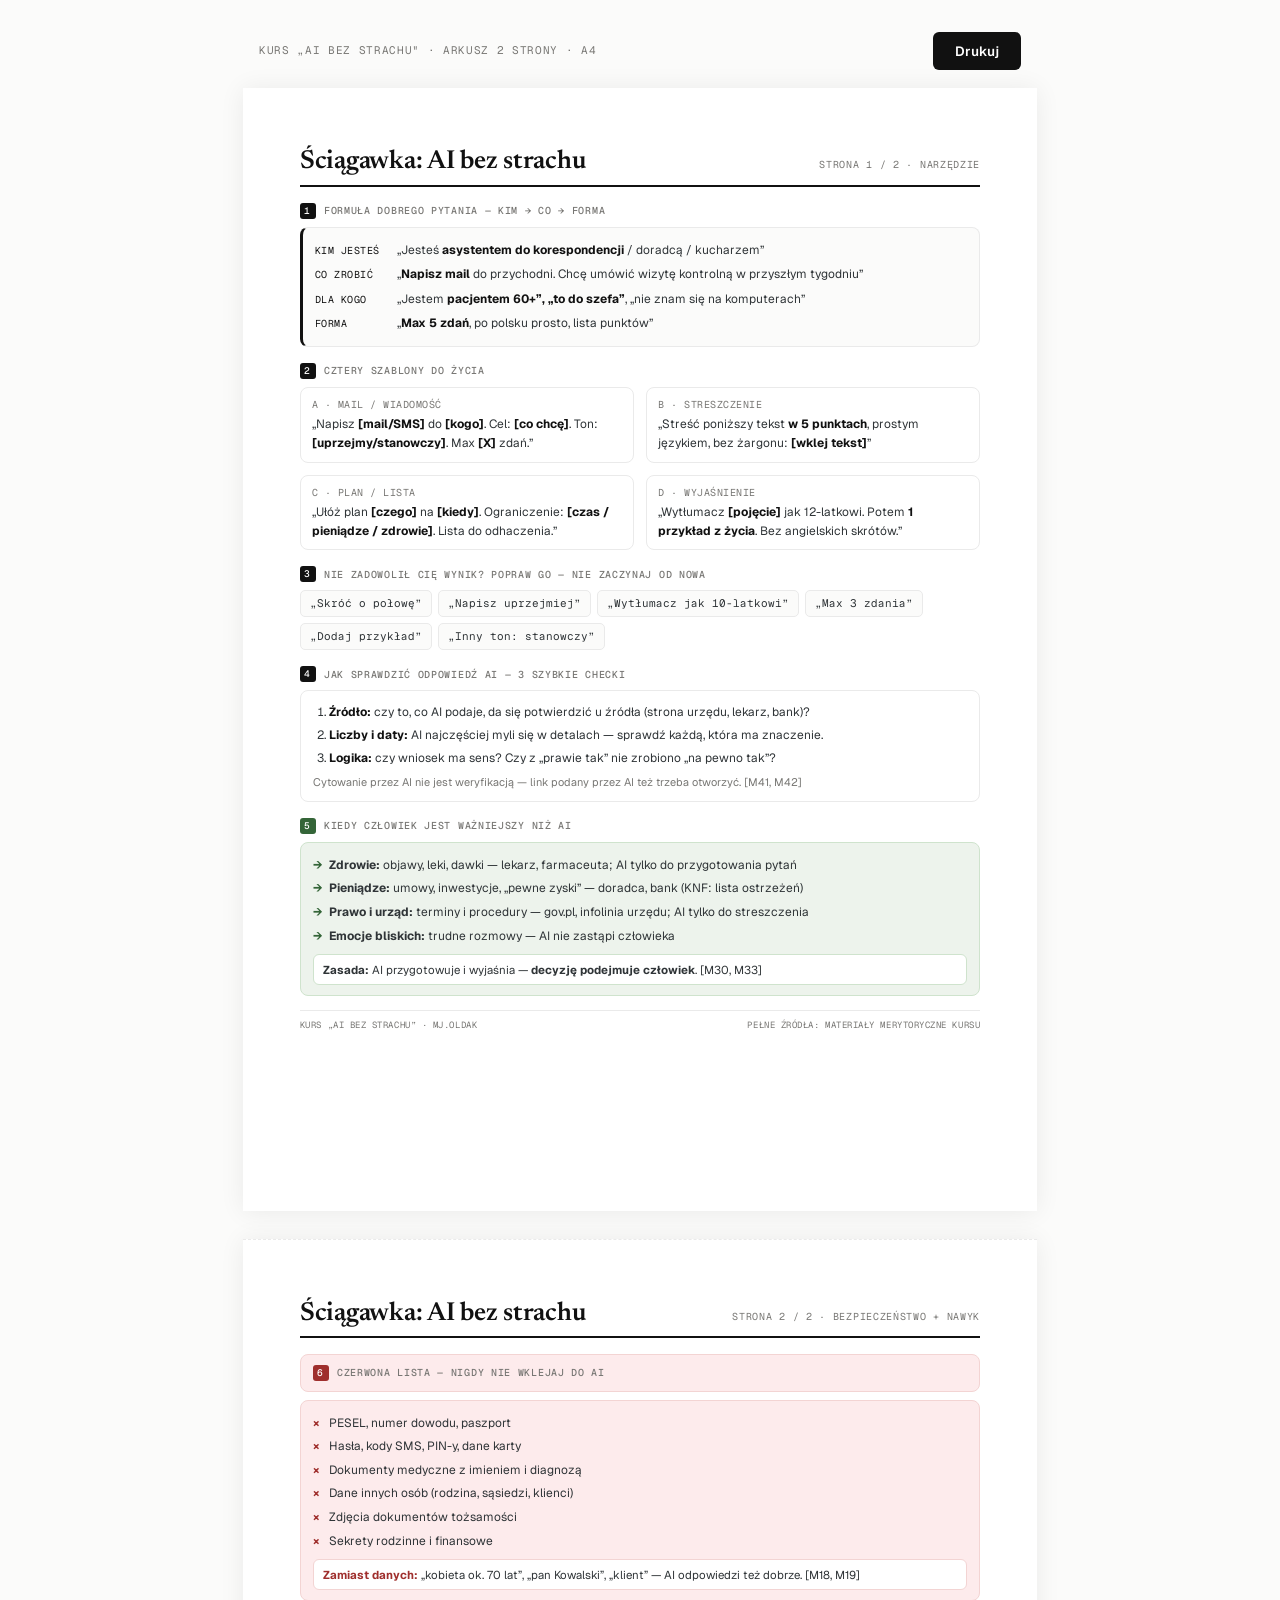
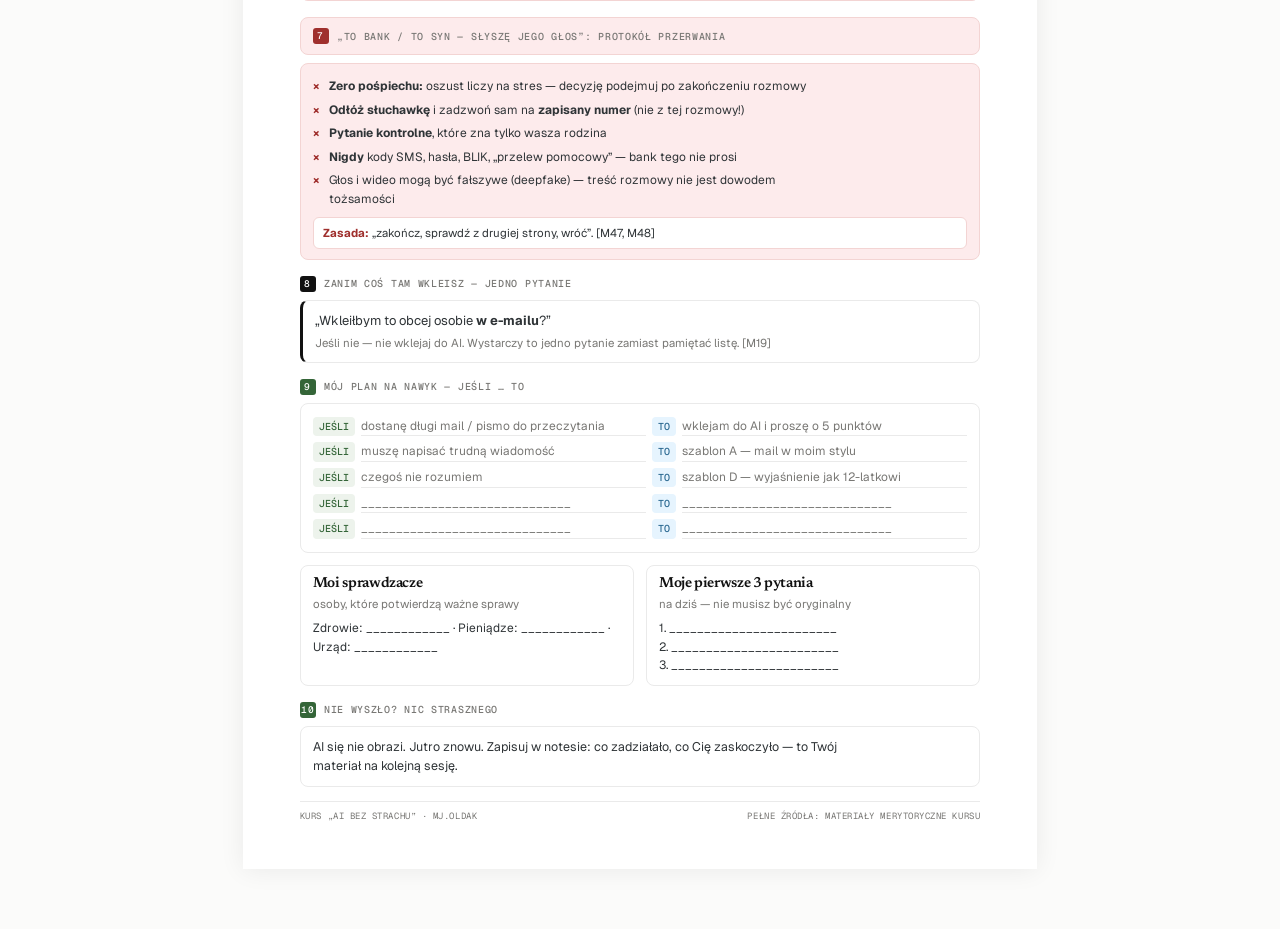
<file: 40-plus/sciaga-A4/index.html>
<!DOCTYPE html>
<html lang="pl">
<head>
<meta charset="UTF-8">
<meta name="viewport" content="width=device-width, initial-scale=1.0">
<title>Ściągawka — AI bez strachu</title>
<link rel="preconnect" href="https://fonts.googleapis.com">
<link rel="preconnect" href="https://fonts.gstatic.com" crossorigin>
<link href="https://fonts.googleapis.com/css2?family=Newsreader:opsz,wght@6..72,500;6..72,600&family=Geist:wght@400;500;600;700&family=Geist+Mono:wght@400;500&display=swap" rel="stylesheet">
<link rel="stylesheet" href="assets/design-system.css">
<style>
  :root {
    --ink: #2f3437; --ink-strong: #111111; --muted: #787774;
    --canvas: #fbfbfa; --white: #ffffff; --line: #eaeaea;
    --accent: #9f2f2d; --accent-soft: #fdebec;
    --green-ink: #346538; --green-soft: #edf3ec;
    --sans: 'Geist', 'Helvetica Neue', -apple-system, system-ui, sans-serif;
    --serif: 'Newsreader', Georgia, serif;
    --mono: 'Geist Mono', 'SF Mono', Menlo, monospace;
  }
  * { box-sizing: border-box; margin: 0; padding: 0; }
  body {
    font-family: var(--sans); background: var(--white); color: var(--ink);
    line-height: 1.55; font-size: 15px; -webkit-font-smoothing: antialiased;
  }
  /* ====== ARKUSZ A4 (dwie strony: przód/tył) ====== */
  .sheet {
    width: 210mm; min-height: 297mm; margin: 0 auto;
    padding: 16mm 15mm 12mm;
    background: var(--white);
  }
  .sheet + .sheet { border-top: 1px dashed var(--line); }
  @media screen {
    body { background: var(--canvas); padding: 32px 0; }
    .sheet { box-shadow: 0 1px 24px rgba(0,0,0,.07); margin-bottom: 28px; }
  }
  @media print {
    body { background: var(--white); padding: 0; }
    .sheet { box-shadow: none; margin: 0; width: auto; min-height: auto; padding: 14mm 13mm; }
    .sheet + .sheet { border-top: none; page-break-before: always; }
    .no-print { display: none !important; }
    * { -webkit-print-color-adjust: exact; print-color-adjust: exact; }
  }

  /* ====== NAGŁÓWEK ====== */
  .head { display: flex; justify-content: space-between; align-items: baseline; border-bottom: 2px solid var(--ink-strong); padding-bottom: 8px; margin-bottom: 14px; }
  .head h1 { font-family: var(--serif); font-weight: 600; font-size: 26px; color: var(--ink-strong); letter-spacing: -0.01em; }
  .head .tag { font-family: var(--mono); font-size: 10px; text-transform: uppercase; letter-spacing: .07em; color: var(--muted); }

  /* ====== KICKER / SEKCJE ====== */
  .kicker { font-family: var(--mono); font-size: 10px; font-weight: 500; text-transform: uppercase; letter-spacing: .07em; color: var(--muted); margin: 16px 0 8px; display: flex; align-items: center; gap: 8px; }
  .kicker .n { display: inline-block; width: 16px; height: 16px; line-height: 16px; text-align: center; background: var(--ink-strong); color: #fff; border-radius: 3px; font-size: 9.5px; }
  .kicker.red .n { background: var(--accent); }
  .kicker.green .n { background: var(--green-ink); }

  .grid2 { display: grid; grid-template-columns: 1fr 1fr; gap: 12px; }

  .block { border: 1px solid var(--line); border-radius: 8px; padding: 10px 12px; }
  .block h3 { font-family: var(--serif); font-size: 14.5px; font-weight: 600; color: var(--ink-strong); margin-bottom: 4px; }
  .block .sub { font-size: 11.5px; color: var(--muted); margin-bottom: 6px; }
  .block p, .block li { font-size: 12px; }

  /* formuła */
  .formula { border: 1px solid var(--line); border-left: 3px solid var(--ink-strong); border-radius: 8px; padding: 10px 12px; background: var(--canvas); }
  .formula .row { display: flex; gap: 8px; align-items: baseline; padding: 3px 0; }
  .formula .lbl { font-family: var(--mono); font-size: 10px; text-transform: uppercase; letter-spacing: .05em; color: var(--ink-strong); min-width: 74px; }
  .formula .ex { font-size: 12px; color: var(--ink); }
  .formula .ex b { color: var(--ink-strong); }

  /* szablony */
  .tpl { border: 1px solid var(--line); border-radius: 8px; padding: 9px 11px; }
  .tpl .tname { font-family: var(--mono); font-size: 10px; text-transform: uppercase; letter-spacing: .05em; color: var(--muted); margin-bottom: 3px; }
  .tpl p { font-size: 12px; color: var(--ink); }
  .tpl p b { color: var(--ink-strong); }

  /* iteracja */
  .iter { display: flex; gap: 6px; flex-wrap: wrap; }
  .iter span { font-family: var(--mono); font-size: 11px; border: 1px solid var(--line); border-radius: 5px; padding: 4px 9px; background: var(--canvas); }

  /* czerwona lista */
  .red { background: var(--accent-soft); border: 1px solid #f3d4d3; border-radius: 8px; padding: 10px 12px; }
  .red h3 { font-family: var(--serif); font-size: 14.5px; font-weight: 600; color: var(--accent); margin-bottom: 5px; }
  .red ul { list-style: none; }
  .red li { font-size: 12px; padding: 2.5px 0 2.5px 16px; position: relative; }
  .red li::before { content: "×"; position: absolute; left: 0; color: var(--accent); font-weight: 700; }
  .red .swap { margin-top: 6px; font-size: 11.5px; background: var(--white); border-radius: 6px; padding: 6px 9px; border: 1px solid #f3d4d3; }
  .red .swap b { color: var(--accent); }

  /* człowiek > AI */
  .human { background: var(--green-soft); border: 1px solid #cfe3cd; border-radius: 8px; padding: 10px 12px; }
  .human h3 { font-family: var(--serif); font-size: 14.5px; font-weight: 600; color: var(--green-ink); margin-bottom: 5px; }
  .human ul { list-style: none; }
  .human li { font-size: 12px; padding: 2.5px 0 2.5px 16px; position: relative; }
  .human li::before { content: "→"; position: absolute; left: 0; color: var(--green-ink); font-weight: 700; }
  .human .rule { margin-top: 6px; font-size: 11.5px; background: var(--white); border-radius: 6px; padding: 6px 9px; border: 1px solid #cfe3cd; }

  /* krok po kroku: 3-check */
  .check { border: 1px solid var(--line); border-radius: 8px; padding: 10px 12px; }
  .check ol { margin-left: 16px; }
  .check li { font-size: 12px; padding: 2px 0; }
  .check li b { color: var(--ink-strong); }
  .check .note { font-size: 11px; color: var(--muted); margin-top: 5px; }

  /* JEŚLI-TO */
  .ift { border: 1px solid var(--line); border-radius: 8px; padding: 10px 12px; }
  .ift .line { display: flex; gap: 6px; align-items: baseline; padding: 3px 0; font-size: 12px; }
  .ift .if { font-family: var(--mono); font-size: 10px; font-weight: 500; color: var(--green-ink); background: var(--green-soft); border-radius: 4px; padding: 2px 6px; white-space: nowrap; }
  .ift .to { font-family: var(--mono); font-size: 10px; font-weight: 500; color: var(--blue-ink); background: var(--blue-soft); border-radius: 4px; padding: 2px 6px; white-space: nowrap; }
  .ift .blank { color: var(--muted); border-bottom: 1px solid var(--line); flex: 1; min-height: 15px; }

  .foot { margin-top: 14px; padding-top: 8px; border-top: 1px solid var(--line); display: flex; justify-content: space-between; font-family: var(--mono); font-size: 9px; text-transform: uppercase; letter-spacing: .06em; color: var(--muted); }

  @media (max-width: 760px) {
    .sheet { width: auto; min-height: auto; padding: 20px 16px; }
    .grid2 { grid-template-columns: 1fr; }
  }
</style>
</head>
<body>

<div class="no-print" style="max-width:210mm;margin:0 auto 18px;padding:0 16px;display:flex;justify-content:space-between;align-items:center;gap:12px;flex-wrap:wrap;">
  <span style="font-family:var(--mono);font-size:11px;letter-spacing:.06em;text-transform:uppercase;color:var(--muted);">Kurs „AI bez strachu" · arkusz 2 strony · A4</span>
  <button onclick="window.print()" style="background:#111;color:#fff;border:none;border-radius:6px;padding:10px 22px;font-family:inherit;font-size:13.5px;font-weight:600;cursor:pointer;">Drukuj</button>
</div>

<!-- ==================== STRONA 1: NARZĘDZIE ==================== -->
<section class="sheet">
  <div class="head">
    <h1>Ściągawka: AI bez strachu</h1>
    <span class="tag">Strona 1 / 2 · narzędzie</span>
  </div>

  <div class="kicker"><span class="n">1</span>Formuła dobrego pytania — KIM → CO → FORMA</div>
  <div class="formula">
    <div class="row"><span class="lbl">KIM JESTEŚ</span><span class="ex">„Jesteś <b>asystentem do korespondencji</b> / doradcą / kucharzem”</span></div>
    <div class="row"><span class="lbl">CO ZROBIĆ</span><span class="ex">„<b>Napisz mail</b> do przychodni. Chcę umówić wizytę kontrolną w przyszłym tygodniu”</span></div>
    <div class="row"><span class="lbl">DLA KOGO</span><span class="ex">„Jestem <b>pacjentem 60+”, „to do szefa”</b>, „nie znam się na komputerach”</span></div>
    <div class="row"><span class="lbl">FORMA</span><span class="ex">„<b>Max 5 zdań</b>, po polsku prosto, lista punktów”</span></div>
  </div>

  <div class="kicker"><span class="n">2</span>Cztery szablony do życia</div>
  <div class="grid2">
    <div class="tpl"><div class="tname">A · Mail / wiadomość</div><p>„Napisz <b>[mail/SMS]</b> do <b>[kogo]</b>. Cel: <b>[co chcę]</b>. Ton: <b>[uprzejmy/stanowczy]</b>. Max <b>[X]</b> zdań.”</p></div>
    <div class="tpl"><div class="tname">B · Streszczenie</div><p>„Streść poniższy tekst <b>w 5 punktach</b>, prostym językiem, bez żargonu: <b>[wklej tekst]</b>”</p></div>
    <div class="tpl"><div class="tname">C · Plan / lista</div><p>„Ułóż plan <b>[czego]</b> na <b>[kiedy]</b>. Ograniczenie: <b>[czas / pieniądze / zdrowie]</b>. Lista do odhaczenia.”</p></div>
    <div class="tpl"><div class="tname">D · Wyjaśnienie</div><p>„Wytłumacz <b>[pojęcie]</b> jak 12-latkowi. Potem <b>1 przykład z życia</b>. Bez angielskich skrótów.”</p></div>
  </div>

  <div class="kicker"><span class="n">3</span>Nie zadowolił Cię wynik? Popraw go — nie zaczynaj od nowa</div>
  <div class="iter">
    <span>„Skróć o połowę”</span>
    <span>„Napisz uprzejmiej”</span>
    <span>„Wytłumacz jak 10-latkowi”</span>
    <span>„Max 3 zdania”</span>
    <span>„Dodaj przykład”</span>
    <span>„Inny ton: stanowczy”</span>
  </div>

  <div class="kicker"><span class="n">4</span>Jak sprawdzić odpowiedź AI — 3 szybkie checki</div>
  <div class="check">
    <ol>
      <li><b>Źródło:</b> czy to, co AI podaje, da się potwierdzić u źródła (strona urzędu, lekarz, bank)?</li>
      <li><b>Liczby i daty:</b> AI najczęściej myli się w detalach — sprawdź każdą, która ma znaczenie.</li>
      <li><b>Logika:</b> czy wniosek ma sens? Czy z „prawie tak” nie zrobiono „na pewno tak”?</li>
    </ol>
    <div class="note">Cytowanie przez AI nie jest weryfikacją — link podany przez AI też trzeba otworzyć. [M41, M42]</div>
  </div>

  <div class="kicker green"><span class="n">5</span>Kiedy człowiek jest ważniejszy niż AI</div>
  <div class="human">
    <ul>
      <li><b>Zdrowie:</b> objawy, leki, dawki — lekarz, farmaceuta; AI tylko do przygotowania pytań</li>
      <li><b>Pieniądze:</b> umowy, inwestycje, „pewne zyski” — doradca, bank (KNF: lista ostrzeżeń)</li>
      <li><b>Prawo i urząd:</b> terminy i procedury — gov.pl, infolinia urzędu; AI tylko do streszczenia</li>
      <li><b>Emocje bliskich:</b> trudne rozmowy — AI nie zastąpi człowieka</li>
    </ul>
    <div class="rule"><b>Zasada:</b> AI przygotowuje i wyjaśnia — <b>decyzję podejmuje człowiek</b>. [M30, M33]</div>
  </div>

  <div class="foot"><span>Kurs „AI bez strachu” · MJ.OLDAK</span><span>Pełne źródła: materiały merytoryczne kursu</span></div>
</section>

<!-- ==================== STRONA 2: BEZPIECZEŃSTWO + NAWYK ==================== -->
<section class="sheet">
  <div class="head">
    <h1>Ściągawka: AI bez strachu</h1>
    <span class="tag">Strona 2 / 2 · bezpieczeństwo + nawyk</span>
  </div>

  <div class="kicker red"><span class="n">6</span>Czerwona lista — nigdy nie wklejaj do AI</div>
  <div class="red">
    <ul>
      <li>PESEL, numer dowodu, paszport</li>
      <li>Hasła, kody SMS, PIN-y, dane karty</li>
      <li>Dokumenty medyczne z imieniem i diagnozą</li>
      <li>Dane innych osób (rodzina, sąsiedzi, klienci)</li>
      <li>Zdjęcia dokumentów tożsamości</li>
      <li>Sekrety rodzinne i finansowe</li>
    </ul>
    <div class="swap"><b>Zamiast danych:</b> „kobieta ok. 70 lat”, „pan Kowalski”, „klient” — AI odpowiedzi też dobrze. [M18, M19]</div>
  </div>

  <div class="kicker red"><span class="n">7</span>„To bank / to syn — słyszę jego głos”: protokół przerwania</div>
  <div class="red">
    <ul>
      <li><b>Zero pośpiechu:</b> oszust liczy na stres — decyzję podejmuj po zakończeniu rozmowy</li>
      <li><b>Odłóż słuchawkę</b> i zadzwoń sam na <b>zapisany numer</b> (nie z tej rozmowy!)</li>
      <li><b>Pytanie kontrolne</b>, które zna tylko wasza rodzina</li>
      <li><b>Nigdy</b> kody SMS, hasła, BLIK, „przelew pomocowy” — bank tego nie prosi</li>
      <li>Głos i wideo mogą być fałszywe (deepfake) — treść rozmowy nie jest dowodem tożsamości</li>
    </ul>
    <div class="swap"><b>Zasada:</b> „zakończ, sprawdź z drugiej strony, wróć”. [M47, M48]</div>
  </div>

  <div class="kicker"><span class="n">8</span>Zanim coś tam wkleisz — jedno pytanie</div>
  <div class="block" style="border-left:3px solid var(--ink-strong);">
    <p style="font-size:13px;">„Wkleiłbym to obcej osobie <b>w e-mailu</b>?”</p>
    <p style="font-size:11.5px;color:var(--muted);margin-top:3px;">Jeśli nie — nie wklejaj do AI. Wystarczy to jedno pytanie zamiast pamiętać listę. [M19]</p>
  </div>

  <div class="kicker green"><span class="n">9</span>Mój plan na nawyk — JEŚLI … TO</div>
  <div class="ift">
    <div class="line"><span class="if">JEŚLI</span><span class="blank">dostanę długi mail / pismo do przeczytania</span><span class="to">TO</span><span class="blank">wklejam do AI i proszę o 5 punktów</span></div>
    <div class="line"><span class="if">JEŚLI</span><span class="blank">muszę napisać trudną wiadomość</span><span class="to">TO</span><span class="blank">szablon A — mail w moim stylu</span></div>
    <div class="line"><span class="if">JEŚLI</span><span class="blank">czegoś nie rozumiem</span><span class="to">TO</span><span class="blank">szablon D — wyjaśnienie jak 12-latkowi</span></div>
    <div class="line"><span class="if">JEŚLI</span><span class="blank">______________________________</span><span class="to">TO</span><span class="blank">______________________________</span></div>
    <div class="line"><span class="if">JEŚLI</span><span class="blank">______________________________</span><span class="to">TO</span><span class="blank">______________________________</span></div>
  </div>

  <div class="grid2" style="margin-top:12px;">
    <div class="block">
      <h3>Moi sprawdzacze</h3>
      <p class="sub">osoby, które potwierdzą ważne sprawy</p>
      <p>Zdrowie: ____________ · Pieniądze: ____________ · Urząd: ____________</p>
    </div>
    <div class="block">
      <h3>Moje pierwsze 3 pytania</h3>
      <p class="sub">na dziś — nie musisz być oryginalny</p>
      <p>1. ________________________<br>2. ________________________<br>3. ________________________</p>
    </div>
  </div>

  <div class="kicker green"><span class="n">10</span>Nie wyszło? Nic strasznego</div>
  <div class="block">
    <p style="font-size:12.5px;">AI się nie obrazi. Jutro znowu. Zapisuj w notesie: co zadziałało, co Cię zaskoczyło — to Twój materiał na kolejną sesję.</p>
  </div>

  <div class="foot"><span>Kurs „AI bez strachu” · MJ.OLDAK</span><span>Pełne źródła: materiały merytoryczne kursu</span></div>
</section>

</body>
</html>
</file>
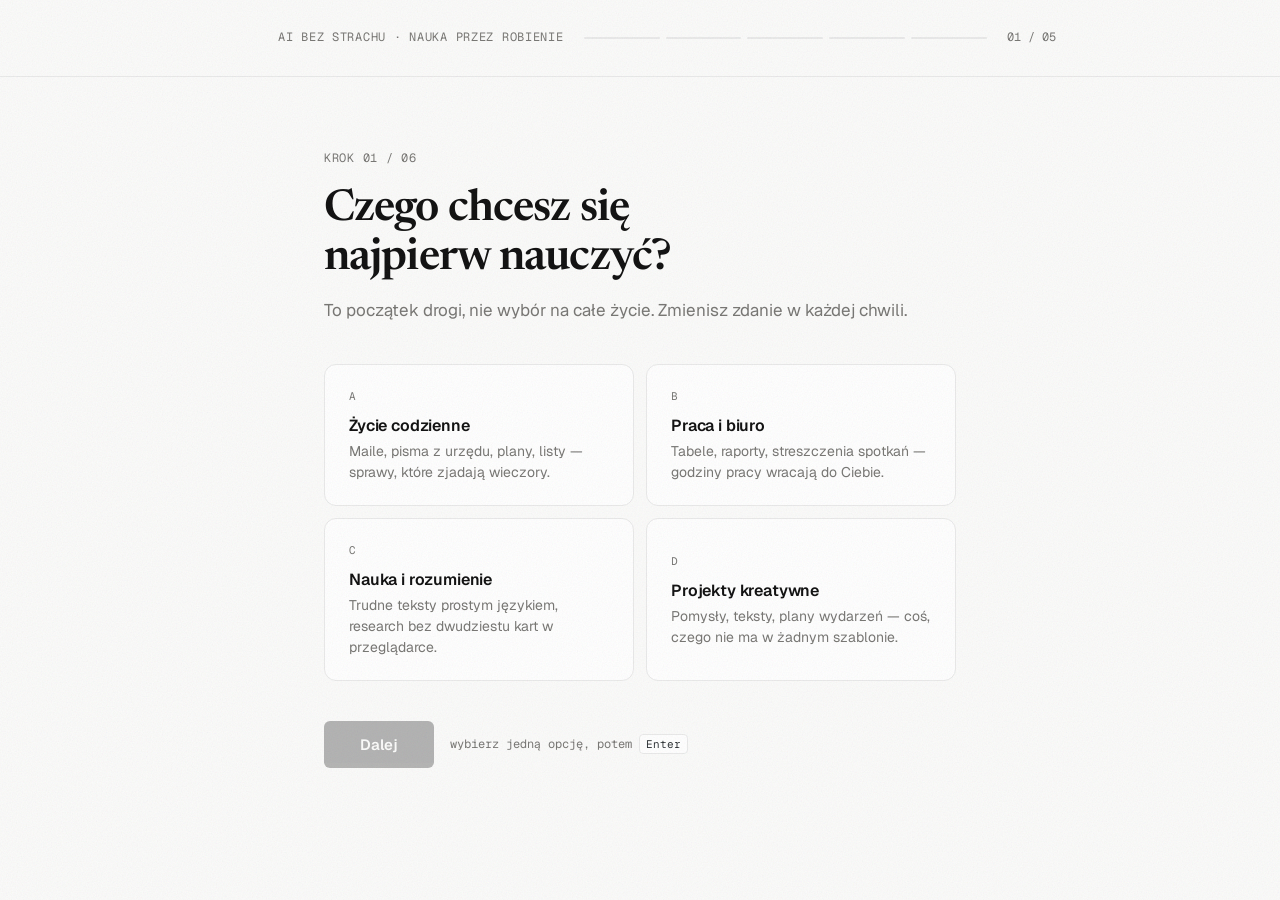
<file: strona/nauka-interaktywna.html>
<!DOCTYPE html>
<html lang="pl">
<head>
<meta charset="UTF-8">
<meta name="viewport" content="width=device-width, initial-scale=1.0">
<title>AI bez strachu — nauka przez robienie</title>
<link rel="preconnect" href="https://fonts.googleapis.com">
<link rel="preconnect" href="https://fonts.gstatic.com" crossorigin>
<link href="https://fonts.googleapis.com/css2?family=Newsreader:opsz,wght@6..72,500;6..72,600&family=Geist:wght@400;500;600;700&family=Geist+Mono:wght@400;500&display=swap" rel="stylesheet">
<link rel="stylesheet" href="assets/design-system.css">
<style>
  :root {
    --ink: #2f3437;
    --ink-strong: #111111;
    --muted: #787774;
    --canvas: #fbfbfa;
    --card: #f9f9f8;
    --white: #ffffff;
    --line: #eaeaea;
    --accent: #9f2f2d;        /* pale red text */
    --accent-soft: #fdebec;   /* pale red bg */
    --green-ink: #346538;
    --green-soft: #edf3ec;
    --blue-ink: #1f6c9f;
    --blue-soft: #e1f3fe;
    --yellow-ink: #956400;
    --yellow-soft: #fbf3db;
    --radius: 12px;
    --sans: 'Geist', 'Helvetica Neue', -apple-system, system-ui, sans-serif;
    --serif: 'Newsreader', Georgia, serif;
    --mono: 'Geist Mono', 'SF Mono', Menlo, monospace;
  }
  * { box-sizing: border-box; margin: 0; padding: 0; }
  html { scroll-behavior: smooth; }
  body {
    font-family: var(--sans);
    background: var(--canvas);
    color: var(--ink);
    line-height: 1.6;
    font-size: 16px;
    -webkit-font-smoothing: antialiased;
  }

  /* ===== topbar ===== */
  .topbar { position: sticky; top: 0; z-index: 20; background: rgba(251,251,250,.92); backdrop-filter: blur(8px); border-bottom: 1px solid var(--line); }
  .topbar-inner { max-width: 880px; margin: 0 auto; padding: 16px 24px; display: flex; align-items: center; gap: 20px; }
  .brand { font-family: var(--mono); font-size: 12px; letter-spacing: .06em; text-transform: uppercase; color: var(--muted); white-space: nowrap; }
  .track { flex: 1; display: flex; gap: 6px; }
  .seg { flex: 1; height: 2px; border-radius: 1px; background: var(--line); transition: background .4s; }
  .seg.done { background: var(--ink-strong); }
  .step-count { font-family: var(--mono); font-size: 12px; color: var(--muted); white-space: nowrap; }
  .back {
    border: 1px solid var(--line); background: var(--white); width: 34px; height: 34px;
    border-radius: 8px; cursor: pointer; color: var(--ink); font-size: 15px; visibility: hidden;
    transition: border-color .15s, transform .1s;
  }
  .back.show { visibility: visible; }
  .back:hover { border-color: var(--muted); }
  .back:active { transform: scale(.96); }

  /* ===== ekrany ===== */
  .screen-wrap { max-width: 680px; margin: 0 auto; padding: 72px 24px 96px; display: none; }
  .screen-wrap.active { display: block; animation: appear .5s cubic-bezier(0.16, 1, 0.3, 1); }
  @keyframes appear { from { opacity: 0; transform: translateY(12px); } to { opacity: 1; transform: none; } }

  .kicker { font-family: var(--mono); font-size: 12px; letter-spacing: .06em; text-transform: uppercase; color: var(--muted); margin-bottom: 18px; }
  h1 {
    font-family: var(--serif); font-weight: 600;
    font-size: clamp(30px, 5vw, 44px); letter-spacing: -0.02em; line-height: 1.1;
    color: var(--ink-strong); margin-bottom: 14px; text-wrap: balance;
  }
  .lead { font-size: 17px; color: var(--muted); max-width: 54ch; margin-bottom: 40px; }

  /* ===== karty wyboru ===== */
  .choices { display: grid; grid-template-columns: 1fr 1fr; gap: 12px; }
  .choice {
    background: var(--white); border: 1px solid var(--line); border-radius: var(--radius);
    padding: 24px 24px 22px; cursor: pointer; text-align: left; font-family: inherit;
    transition: border-color .2s, box-shadow .2s, transform .15s;
  }
  .choice:hover { border-color: #d8d8d6; box-shadow: 0 2px 8px rgba(0,0,0,0.04); transform: translateY(-1px); }
  .choice.selected { border-color: var(--ink-strong); box-shadow: inset 0 0 0 1px var(--ink-strong); }
  .choice .t { font-weight: 600; font-size: 16px; letter-spacing: -0.01em; color: var(--ink-strong); margin-bottom: 5px; }
  .choice .d { font-size: 14px; color: var(--muted); line-height: 1.5; }
  .choice .idx { font-family: var(--mono); font-size: 11px; color: var(--muted); letter-spacing: .05em; display: block; margin-bottom: 12px; }

  .actions { margin-top: 40px; display: flex; align-items: center; gap: 16px; }
  .cta {
    background: var(--ink-strong); color: #fff; border: none; border-radius: 6px;
    padding: 14px 36px; font-size: 15px; font-weight: 600; font-family: inherit;
    cursor: pointer; transition: background .15s, transform .1s, opacity .15s;
  }
  .cta:hover { background: #333333; }
  .cta:active { transform: scale(0.98); }
  .cta:disabled { opacity: .3; cursor: not-allowed; }
  .hint-key { font-family: var(--mono); font-size: 12px; color: var(--muted); }
  kbd {
    font-family: var(--mono); font-size: 11px; border: 1px solid var(--line);
    border-radius: 4px; background: var(--white); padding: 2px 6px; color: var(--ink);
  }

  /* ===== lekcje ===== */
  .note {
    background: var(--white); border: 1px solid var(--line); border-radius: var(--radius);
    padding: 22px 26px; margin-bottom: 28px; font-size: 16px;
  }
  .note b { font-weight: 600; color: var(--ink-strong); }
  .duo { display: grid; grid-template-columns: 1fr; gap: 10px; margin: 20px 0 32px; }
  .prompt-box {
    background: var(--white); border: 1px solid var(--line); border-radius: 10px;
    padding: 16px 20px; font-size: 15px; position: relative;
  }
  .prompt-box .label {
    font-family: var(--mono); font-size: 10px; letter-spacing: .08em; text-transform: uppercase;
    margin-bottom: 6px; display: block;
  }
  .prompt-box.bad .label { color: var(--accent); }
  .prompt-box.good .label { color: var(--green-ink); }
  .prompt-box.good { border-left: 2px solid var(--green-ink); }

  .quiz-q { font-size: 17px; font-weight: 600; color: var(--ink-strong); margin-bottom: 16px; letter-spacing: -0.01em; }
  .quiz-opts { display: flex; flex-direction: column; gap: 8px; }
  .quiz-opt {
    background: var(--white); border: 1px solid var(--line); border-radius: 10px;
    padding: 15px 18px; text-align: left; font-family: inherit; font-size: 15px;
    cursor: pointer; color: var(--ink); line-height: 1.5;
    transition: border-color .15s, background .15s;
  }
  .quiz-opt:hover { border-color: #c9c9c7; }
  .quiz-opt.correct { border-color: var(--green-ink); background: var(--green-soft); }
  .quiz-opt.wrong { border-color: var(--accent); background: var(--accent-soft); }
  .quiz-opt:disabled { cursor: default; }

  .feedback { border-radius: 10px; padding: 16px 20px; margin-top: 14px; font-size: 14.5px; display: none; line-height: 1.55; }
  .feedback.ok { background: var(--green-soft); color: var(--green-ink); border: 1px solid #cfe3cd; display: block; }
  .feedback.bad { background: var(--accent-soft); color: var(--accent); border: 1px solid #f3d4d3; display: block; }
  .feedback b { font-weight: 600; }

  /* ===== builder ===== */
  .builder { display: flex; flex-direction: column; gap: 14px; }
  .slot { background: var(--white); border: 1px solid var(--line); border-radius: var(--radius); padding: 20px 24px; }
  .slot-head { display: flex; align-items: baseline; gap: 10px; margin-bottom: 4px; }
  .slot-num { font-family: var(--mono); font-size: 11px; color: var(--muted); }
  .slot-title { font-weight: 600; font-size: 15px; color: var(--ink-strong); letter-spacing: -0.01em; }
  .slot-hint { font-size: 13px; color: var(--muted); margin-bottom: 12px; }
  .chips { display: flex; flex-wrap: wrap; gap: 8px; }
  .chip {
    border: 1px solid var(--line); background: var(--white); border-radius: 6px;
    padding: 8px 14px; font-size: 13.5px; font-family: inherit; cursor: pointer; color: var(--ink);
    transition: border-color .15s, background .15s, color .15s;
  }
  .chip:hover { border-color: #c9c9c7; }
  .chip.on { border-color: var(--ink-strong); background: var(--ink-strong); color: #fff; }
  .slot input[type="text"] {
    width: 100%; border: 1px solid var(--line); border-radius: 8px; padding: 12px 14px;
    font-size: 14.5px; font-family: inherit; color: var(--ink-strong); background: var(--white);
  }
  .slot input[type="text"]:focus { outline: none; border-color: var(--ink-strong); }
  .slot input::placeholder { color: #b5b5b3; }

  .preview-block { margin-top: 24px; }
  .preview-label { font-family: var(--mono); font-size: 11px; letter-spacing: .06em; text-transform: uppercase; color: var(--muted); margin-bottom: 10px; }
  .preview {
    background: var(--white); border: 1px solid var(--line); border-left: 2px solid var(--ink-strong);
    border-radius: 10px; padding: 20px 24px; font-size: 15.5px; line-height: 1.65; color: var(--ink-strong);
    min-height: 76px;
  }
  .preview .ph { color: #b5b5b3; font-style: italic; }

  /* ===== czerwona lista ===== */
  .redrows { display: flex; flex-direction: column; gap: 8px; }
  .redrow {
    display: flex; align-items: center; gap: 16px; text-align: left; width: 100%;
    border: 1px solid var(--line); border-radius: 10px; padding: 15px 20px;
    cursor: pointer; transition: border-color .15s, background .15s; background: var(--white);
    font-family: inherit;
  }
  .redrow:hover { border-color: #c9c9c7; }
  .redrow.danger { border-color: var(--accent); background: var(--accent-soft); }
  .redrow .mark {
    width: 20px; height: 20px; border-radius: 5px; border: 1px solid #d8d8d6;
    display: grid; place-items: center; flex-shrink: 0;
    font-family: var(--mono); font-size: 12px; color: transparent; transition: all .15s;
  }
  .redrow.danger .mark { border-color: var(--accent); color: var(--accent); }
  .redrow .mark::after { content: '×'; }
  .redrow.danger .mark::after { content: '×'; }
  .redrow .rt { font-size: 15px; color: var(--ink-strong); }
  .redrow .rt small { display: block; color: var(--muted); font-size: 13px; margin-top: 1px; }

  /* ===== diploma ===== */
  .diploma { text-align: left; }
  .diploma h1 { margin-bottom: 10px; }
  .diploma .sub { color: var(--muted); font-size: 17px; margin-bottom: 36px; max-width: 50ch; }
  .cheatsheet { background: var(--white); border: 1px solid var(--line); border-radius: var(--radius); padding: 28px 32px; margin-bottom: 28px; }
  .cheatsheet h3 { font-family: var(--mono); font-size: 11px; letter-spacing: .08em; text-transform: uppercase; color: var(--muted); margin-bottom: 18px; }
  .cs-row { display: grid; grid-template-columns: 140px 1fr; gap: 16px; padding: 14px 0; border-top: 1px solid var(--line); font-size: 15px; }
  .cs-row:first-of-type { border-top: none; padding-top: 0; }
  .cs-row .k { font-family: var(--mono); font-size: 11px; letter-spacing: .05em; text-transform: uppercase; color: var(--muted); padding-top: 2px; }
  .cs-row .v { color: var(--ink-strong); }
  .cs-prompt {
    margin-top: 6px; background: var(--canvas); border: 1px solid var(--line); border-left: 2px solid var(--ink-strong);
    border-radius: 8px; padding: 14px 18px; font-size: 14.5px; line-height: 1.6;
  }

  @media (max-width: 640px) {
    .choices { grid-template-columns: 1fr; }
    .screen-wrap { padding: 44px 18px 72px; }
    .cs-row { grid-template-columns: 1fr; gap: 4px; }
    .brand { display: none; }
  }
  @media print {
    .topbar, .actions { display: none; }
    .screen-wrap { display: block !important; padding: 0; }
    .cheatsheet { border: 1px solid #ccc; }
  }
</style>
</head>
<body>

<div class="topbar">
  <div class="topbar-inner">
    <button class="back" id="btnBack" aria-label="Wstecz">←</button>
    <span class="brand">AI bez strachu · nauka przez robienie</span>
    <div class="track" id="track"></div>
    <span class="step-count" id="stepCount"></span>
  </div>
</div>

<!-- EKRAN 1: CEL -->
<div class="screen-wrap active" data-s="1">
  <div class="kicker">Krok 01 / 06</div>
  <h1>Czego chcesz się najpierw nauczyć?</h1>
  <p class="lead">To początek drogi, nie wybór na całe życie. Zmienisz zdanie w każdej chwili.</p>
  <div class="choices">
    <button class="choice" data-goal="zycie">
      <span class="idx">A</span>
      <div class="t">Życie codzienne</div>
      <div class="d">Maile, pisma z urzędu, plany, listy — sprawy, które zjadają wieczory.</div>
    </button>
    <button class="choice" data-goal="praca">
      <span class="idx">B</span>
      <div class="t">Praca i biuro</div>
      <div class="d">Tabele, raporty, streszczenia spotkań — godziny pracy wracają do Ciebie.</div>
    </button>
    <button class="choice" data-goal="nauka">
      <span class="idx">C</span>
      <div class="t">Nauka i rozumienie</div>
      <div class="d">Trudne teksty prostym językiem, research bez dwudziestu kart w przeglądarce.</div>
    </button>
    <button class="choice" data-goal="kreatywnie">
      <span class="idx">D</span>
      <div class="t">Projekty kreatywne</div>
      <div class="d">Pomysły, teksty, plany wydarzeń — coś, czego nie ma w żadnym szablonie.</div>
    </button>
  </div>
  <div class="actions">
    <button class="cta" id="cta1" disabled>Dalej</button>
    <span class="hint-key">wybierz jedną opcję, potem <kbd>Enter</kbd></span>
  </div>
</div>

<!-- EKRAN 2: ASYSTENT -->
<div class="screen-wrap" data-s="2">
  <div class="kicker">Krok 02 / 06</div>
  <h1>Z kim chcesz pracować?</h1>
  <p class="lead">Każdy z nich odpowiada po polsku, działa w przeglądarce i jest darmowy na start. Umiejętności, których się nauczysz, przenosisz wszędzie.</p>
  <div class="choices">
    <button class="choice" data-assistant="ChatGPT">
      <span class="idx">chatgpt.com</span>
      <div class="t">ChatGPT</div>
      <div class="d">Najpopularniejszy. Najłatwiej znaleźć pomoc, gdy utkniesz.</div>
    </button>
    <button class="choice" data-assistant="Claude">
      <span class="idx">claude.ai</span>
      <div class="t">Claude</div>
      <div class="d">Spokojny, staranny ton. Dobry do dłuższych tekstów i dokumentów.</div>
    </button>
    <button class="choice" data-assistant="Kimi">
      <span class="idx">kimi.com</span>
      <div class="t">Kimi</div>
      <div class="d">Bardzo dobrze rozumie polski. Darmowy start bez zobowiązań.</div>
    </button>
    <button class="choice" data-assistant="Gemini">
      <span class="idx">gemini.google.com</span>
      <div class="t">Gemini</div>
      <div class="d">Od Google. Naturalny wybór, jeśli masz już konto Google.</div>
    </button>
  </div>
  <div class="actions">
    <button class="cta" id="cta2" disabled>Dalej</button>
    <span class="hint-key">ceny i limity się zmieniają — zacznij od darmowego planu</span>
  </div>
</div>

<!-- EKRAN 3: LEKCJA 1 -->
<div class="screen-wrap" data-s="3">
  <div class="kicker">Lekcja 01 — jak pisać</div>
  <h1>Porozmawiaj jak z człowiekiem</h1>
  <div class="note">
    Asystent czyta szybko, ale nie zna Twojego kontekstu. Im dokładniej powiesz
    <b>kim jesteś, co chcesz i dla kogo piszesz</b> — tym mniej poprawek po drodze.
  </div>
  <div class="duo">
    <div class="prompt-box bad"><span class="label">Za mało</span>„Napisz maila”</div>
    <div class="prompt-box good"><span class="label">Wystarczająco</span>„Napisz krótki, grzeczny mail do przychodni — umówię wizytę kontrolną w przyszłym tygodniu. Maksymalnie pięć zdań, po polsku, prosto.”</div>
  </div>
  <p class="quiz-q">Który prompt da lepszy wynik — i dlaczego?</p>
  <div class="quiz-opts">
    <button class="quiz-opt" data-ok="0">Pierwszy — krótszy znaczy lepszy, asystent się domyśli</button>
    <button class="quiz-opt" data-ok="1">Drugi — mówi co zrobić, dla kogo i w jakiej formie</button>
    <button class="quiz-opt" data-ok="0">Oba jednakowo — to kwestia szczęścia</button>
  </div>
  <div class="feedback" id="fb1"></div>
  <div class="actions"><button class="cta" id="cta3" disabled>Dalej</button></div>
</div>

<!-- EKRAN 4: LEKCJA 2 — BUILDER -->
<div class="screen-wrap" data-s="4">
  <div class="kicker">Lekcja 02 — budowa promptu</div>
  <h1>Złóż swój pierwszy prompt</h1>
  <p class="lead">Wybierz po jednym elemencie z każdej sekcji. Poniżej zobaczysz gotowy wynik — to Twój prompt na start.</p>
  <div class="builder">
    <div class="slot">
      <div class="slot-head"><span class="slot-num">01</span><span class="slot-title">Rola asystenta</span></div>
      <div class="slot-hint">Ustawia ton i rodzaj wiedzy, z której korzysta</div>
      <div class="chips" data-slot="rola">
        <button class="chip">Jesteś asystentem do korespondencji</button>
        <button class="chip">Jesteś doradcą ds. planowania</button>
        <button class="chip">Tłumaczysz wszystko na prosty język</button>
      </div>
    </div>
    <div class="slot">
      <div class="slot-head"><span class="slot-num">02</span><span class="slot-title">Zadanie</span></div>
      <div class="slot-hint">Jedno konkretne zadanie — nie pięć naraz</div>
      <div class="chips" data-slot="zadanie">
        <button class="chip">napisz krótki, grzeczny mail do przychodni</button>
        <button class="chip">streść ten tekst w pięciu punktach prostym językiem</button>
        <button class="chip">ułóż plan weekendu dla dwóch osób</button>
      </div>
    </div>
    <div class="slot">
      <div class="slot-head"><span class="slot-num">03</span><span class="slot-title">Kontekst</span></div>
      <div class="slot-hint">Opcjonalne, ale znacząco poprawia wynik</div>
      <input type="text" id="bKontekst" placeholder="np. nie znam się na medycynie, piszę pierwszy raz">
    </div>
    <div class="slot">
      <div class="slot-head"><span class="slot-num">04</span><span class="slot-title">Forma</span></div>
      <div class="slot-hint">Długość i styl odpowiedzi</div>
      <div class="chips" data-slot="forma">
        <button class="chip">maksymalnie pięć zdań, po polsku, prosto</button>
        <button class="chip">lista punktów do odhaczenia</button>
        <button class="chip">wyjaśnij jak dwunastolatkowi, bez angielskich skrótów</button>
      </div>
    </div>
  </div>
  <div class="preview-block">
    <div class="preview-label">Twój prompt — na żywo</div>
    <div class="preview" id="preview"></div>
  </div>
  <div class="actions"><button class="cta" id="cta4" disabled>Dalej — mam mój prompt</button></div>
</div>

<!-- EKRAN 5: LEKCJA 3 — BEZPIECZEŃSTWO -->
<div class="screen-wrap" data-s="5">
  <div class="kicker">Lekcja 03 — bezpieczeństwo</div>
  <h1>Czego nigdy nie wklejasz?</h1>
  <p class="lead">Czat to nie sejf. Zaznacz wszystko, czego nie wolno wysyłać asystentowi. Ćwiczenie sprawdza się samo.</p>
  <div class="redrows">
    <button class="redrow" data-safe="nie"><span class="mark"></span><span class="rt">Hasło do banku i kody SMS<small>nigdy, żadnemu asystentowi — zasada numer jeden</small></span></button>
    <button class="redrow" data-safe="nie"><span class="mark"></span><span class="rt">PESEL i numer dowodu<small>zamiast tego pisz: „osoba pięćdziesięcioletnia”</small></span></button>
    <button class="redrow" data-safe="nie"><span class="mark"></span><span class="rt">Numer karty płatniczej<small>nigdy — w żadnym celu</small></span></button>
    <button class="redrow" data-safe="ok"><span class="mark"></span><span class="rt">Treść maila, na który chcesz odpisać<small>to jest w porządku — po to tu jesteś</small></span></button>
    <button class="redrow" data-safe="nie"><span class="mark"></span><span class="rt">Dokument medyczny z nazwiskiem i diagnozą<small>uogólniaj: „osoba pięćdziesięcioletnia, nadciśnienie”</small></span></button>
    <button class="redrow" data-safe="ok"><span class="mark"></span><span class="rt">Przepis na rosół, który chcesz przerobić<small>spokojnie — to tylko zupa</small></span></button>
  </div>
  <div class="feedback" id="fb5"></div>
  <div class="actions"><button class="cta" id="cta5" disabled>Dalej</button></div>
</div>

<!-- EKRAN 6: PODSUMOWANIE -->
<div class="screen-wrap" data-s="6">
  <div class="diploma">
    <div class="kicker">Gotowe</div>
    <h1>Masz wszystko, co potrzebne na pierwszą rozmowę</h1>
    <p class="sub">Cel, asystent i własny prompt. Dziesięć minut praktyki — i asystent pracuje dla Ciebie.</p>
    <div class="cheatsheet" id="cheatsheet"></div>
    <div class="actions">
      <button class="cta" onclick="window.print()">Wydrukuj ściągawkę</button>
      <span class="hint-key">albo zrób zdjęcie tego ekranu</span>
    </div>
  </div>
</div>

<script>
  const TOTAL = 6;
  let cur = 1;
  const state = { goal: null, assistant: null, rola: null, zadanie: null, forma: null, kontekst: '' };

  const $  = s => document.querySelector(s);
  const $$ = s => Array.from(document.querySelectorAll(s));

  function render() {
    $$('.screen-wrap').forEach(w => w.classList.toggle('active', +w.dataset.s === cur));
    const track = $('#track');
    track.innerHTML = '';
    for (let i = 1; i < TOTAL; i++) {
      const seg = document.createElement('div');
      seg.className = 'seg' + (i < cur ? ' done' : '');
      track.appendChild(seg);
    }
    $('#stepCount').textContent = cur < TOTAL ? String(cur).padStart(2, '0') + ' / 0' + (TOTAL - 1) : 'koniec';
    $('#btnBack').classList.toggle('show', cur > 1 && cur < TOTAL);
    window.scrollTo({ top: 0 });
  }
  function next() {
    cur = Math.min(TOTAL, cur + 1);
    render();
    if (cur === 4) updatePreview();
    if (cur === 6) renderDiploma();
  }
  function prev() { if (cur > 1) { cur--; render(); } }

  /* wybór kart */
  $$('.screen-wrap[data-s="1"] .choice').forEach(b => b.addEventListener('click', () => {
    $$('.screen-wrap[data-s="1"] .choice').forEach(x => x.classList.remove('selected'));
    b.classList.add('selected');
    state.goal = b.dataset.goal;
    $('#cta1').disabled = false;
  }));
  $$('.screen-wrap[data-s="2"] .choice').forEach(b => b.addEventListener('click', () => {
    $$('.screen-wrap[data-s="2"] .choice').forEach(x => x.classList.remove('selected'));
    b.classList.add('selected');
    state.assistant = b.dataset.assistant;
    $('#cta2').disabled = false;
  }));

  /* quiz */
  $$('[data-s="3"] .quiz-opt').forEach(b => b.addEventListener('click', () => {
    $$('[data-s="3"] .quiz-opt').forEach(o => { o.disabled = true; if (o.dataset.ok === '1') o.classList.add('correct'); });
    if (b.dataset.ok !== '1') b.classList.add('wrong');
    const fb = $('#fb1');
    fb.className = 'feedback ' + (b.dataset.ok === '1' ? 'ok' : 'bad');
    fb.innerHTML = b.dataset.ok === '1'
      ? '<b>Dokładnie.</b> Asystent zna tylko to, co mu powiesz. Zadanie plus kontekst plus forma — to cały sekret dobrego wyniku.'
      : '<b>Prawie.</b> Asystent się „domyśli”, ale zgadywanie kosztuje czas na poprawki. Zaznaczona odpowiedź pokazuje pełny wzór.';
    $('#cta3').disabled = false;
  }));

  /* builder */
  $$('.chips').forEach(group => {
    group.querySelectorAll('.chip').forEach(chip => chip.addEventListener('click', () => {
      group.querySelectorAll('.chip').forEach(c => c.classList.remove('on'));
      chip.classList.add('on');
      state[group.dataset.slot] = chip.textContent.trim();
      updatePreview();
    }));
  });
  $('#bKontekst').addEventListener('input', e => { state.kontekst = e.target.value.trim(); updatePreview(); });

  function updatePreview() {
    const ph = txt => '<span class="ph">' + txt + '</span>';
    const parts = [];
    parts.push(state.rola || ph('rola asystenta'));
    parts.push(state.zadanie || ph('zadanie'));
    if (state.kontekst) parts.push('Kontekst: ' + state.kontekst + '.');
    parts.push(state.forma ? state.forma.charAt(0).toUpperCase() + state.forma.slice(1) + '.' : ph('forma'));
    $('#preview').innerHTML = parts.join('. ').replace(/\.\./g, '.');
    $('#cta4').disabled = !(state.rola && state.zadanie && state.forma);
  }

  /* czerwona lista */
  $$('.redrow').forEach(row => row.addEventListener('click', () => {
    row.classList.toggle('danger');
    checkSafety();
  }));
  function checkSafety() {
    const rows = $$('.redrow');
    const picked = rows.filter(r => r.classList.contains('danger'));
    const fb = $('#fb5');
    if (picked.length === 0) { fb.className = 'feedback'; $('#cta5').disabled = true; return; }
    const want = rows.filter(r => r.dataset.safe === 'nie');
    const allRight = picked.length === want.length && want.every(r => r.classList.contains('danger'));
    if (allRight) {
      fb.className = 'feedback ok';
      fb.innerHTML = '<b>Idealnie — cztery z czterech.</b> Te dwie pozostałe rzeczy spokojnie możesz wklejać. Ta lista zostaje z Tobą przed każdym wysłaniem.';
      $('#cta5').disabled = false;
    } else {
      fb.className = 'feedback bad';
      fb.innerHTML = '<b>Jeszcze raz.</b> Albo zaznaczyłeś coś bezpiecznego (mail, przepis), albo pominąłeś coś wrażliwego: hasło, PESEL, kartę, dokument medyczny z nazwiskiem.';
      $('#cta5').disabled = true;
    }
  }

  /* ściąga */
  function renderDiploma() {
    const goals = { zycie: 'życie codzienne', praca: 'praca i biuro', nauka: 'nauka i rozumienie', kreatywnie: 'projekty kreatywne' };
    const prompt = [
      state.rola || 'Jesteś moim asystentem',
      state.zadanie || 'wykonaj moje zadanie',
      state.kontekst ? 'Kontekst: ' + state.kontekst + '.' : '',
      state.forma ? state.forma.charAt(0).toUpperCase() + state.forma.slice(1) + '.' : ''
    ].filter(Boolean).join('. ');
    $('#cheatsheet').innerHTML = `
      <h3>Ściąga — zapisz sobie</h3>
      <div class="cs-row"><span class="k">Cel</span><span class="v">${goals[state.goal] || '—'}</span></div>
      <div class="cs-row"><span class="k">Asystent</span><span class="v">${state.assistant || '—'} — konto na jego stronie, darmowy plan na start</span></div>
      <div class="cs-row"><span class="k">Mój prompt</span><span class="v"><div class="cs-prompt">${prompt}</div></span></div>
      <div class="cs-row"><span class="k">Nigdy nie wklejaj</span><span class="v">hasła, PESEL, numeru karty, dokumentu medycznego z nazwiskiem</span></div>
      <div class="cs-row"><span class="k">Zawsze czytaj</span><span class="v">wynik przed wysłaniem — pod Twoim nazwiskiem wychodzi to, co wyślesz</span></div>`;
  }

  /* CTA + klawiatura */
  [1,2,3,4,5].forEach(n => $('#cta' + n).addEventListener('click', next));
  $('#btnBack').addEventListener('click', prev);
  document.addEventListener('keydown', e => {
    if (e.target.tagName === 'INPUT') return;
    if (e.key === 'Enter' && !$('#cta' + cur)?.disabled) next();
    if (e.key === 'Backspace' && cur > 1) { e.preventDefault(); prev(); }
  });

  render();
</script>
<script>
  fetch('assets/grain.html').then(r=>r.text()).then(t=>{
    const d=document.createElement('div'); d.innerHTML=t; document.body.appendChild(d);
  });
</script>
</body>
</html>
</file>
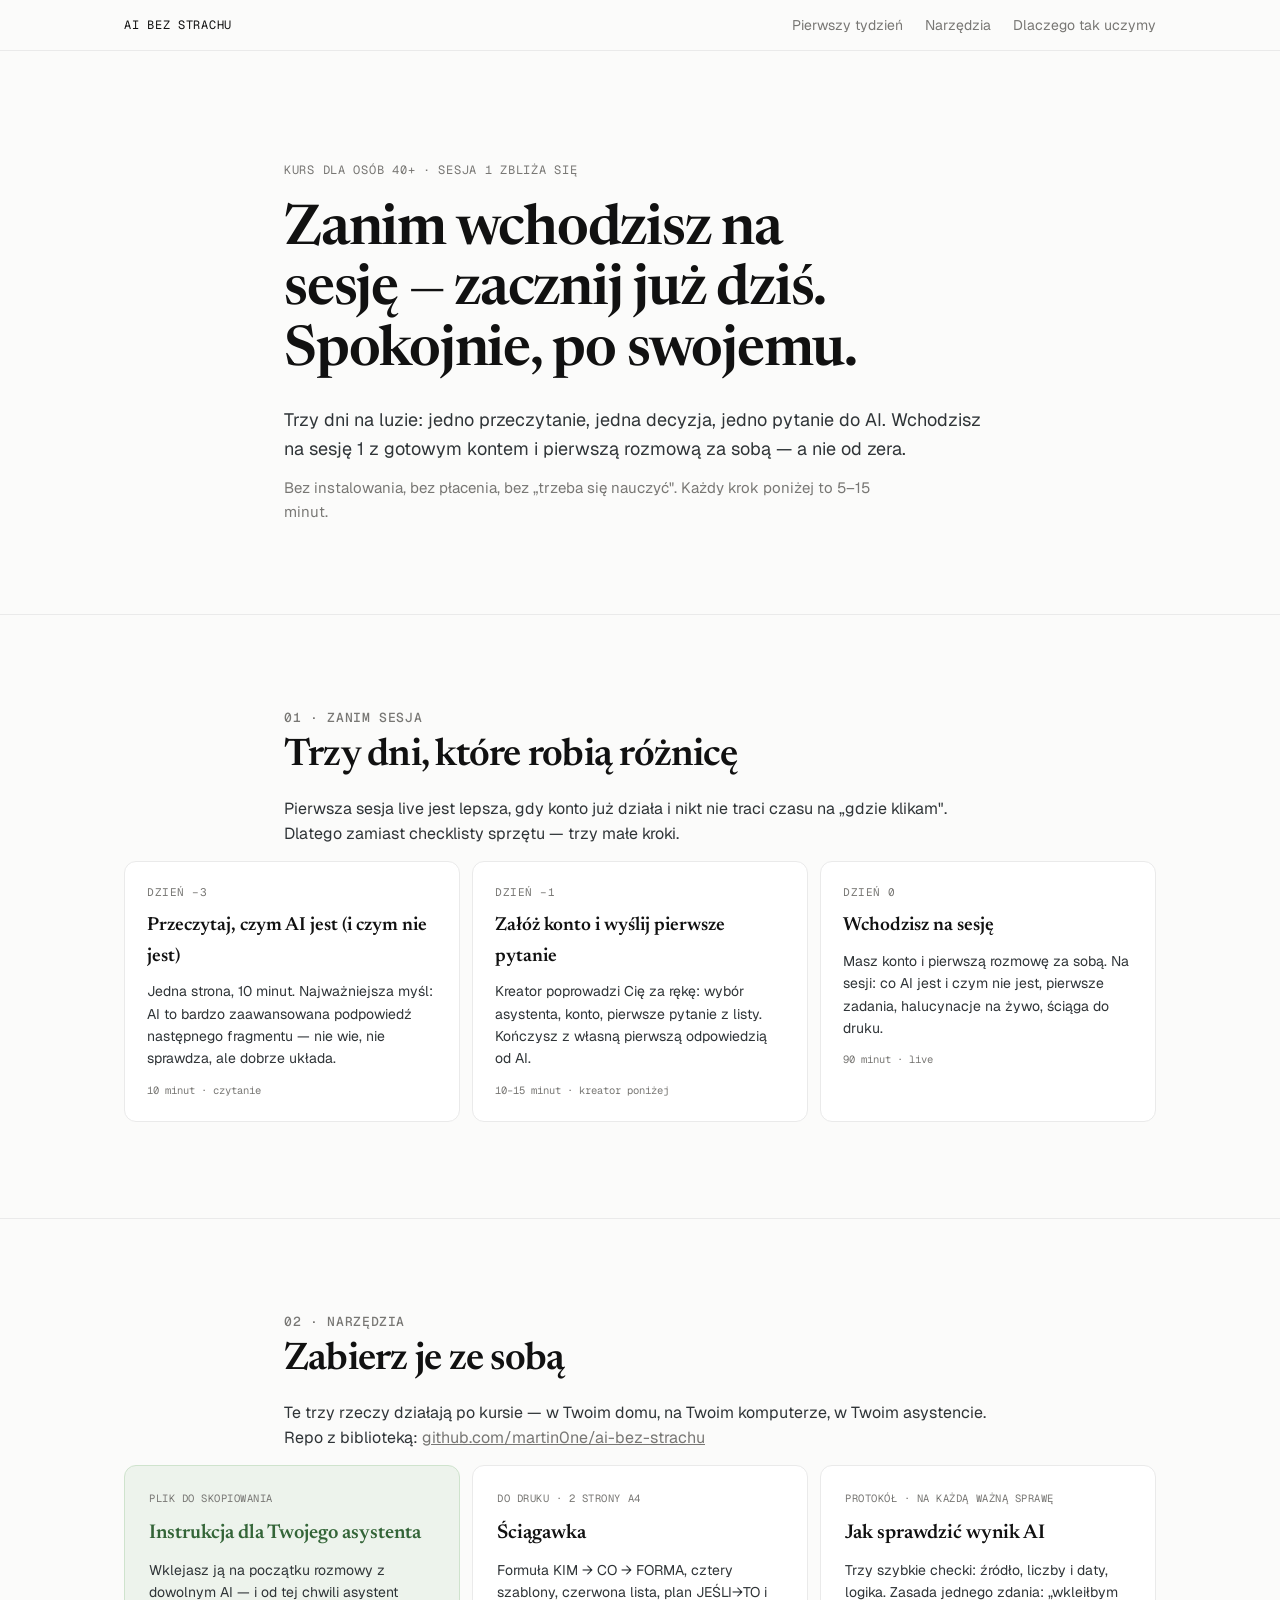
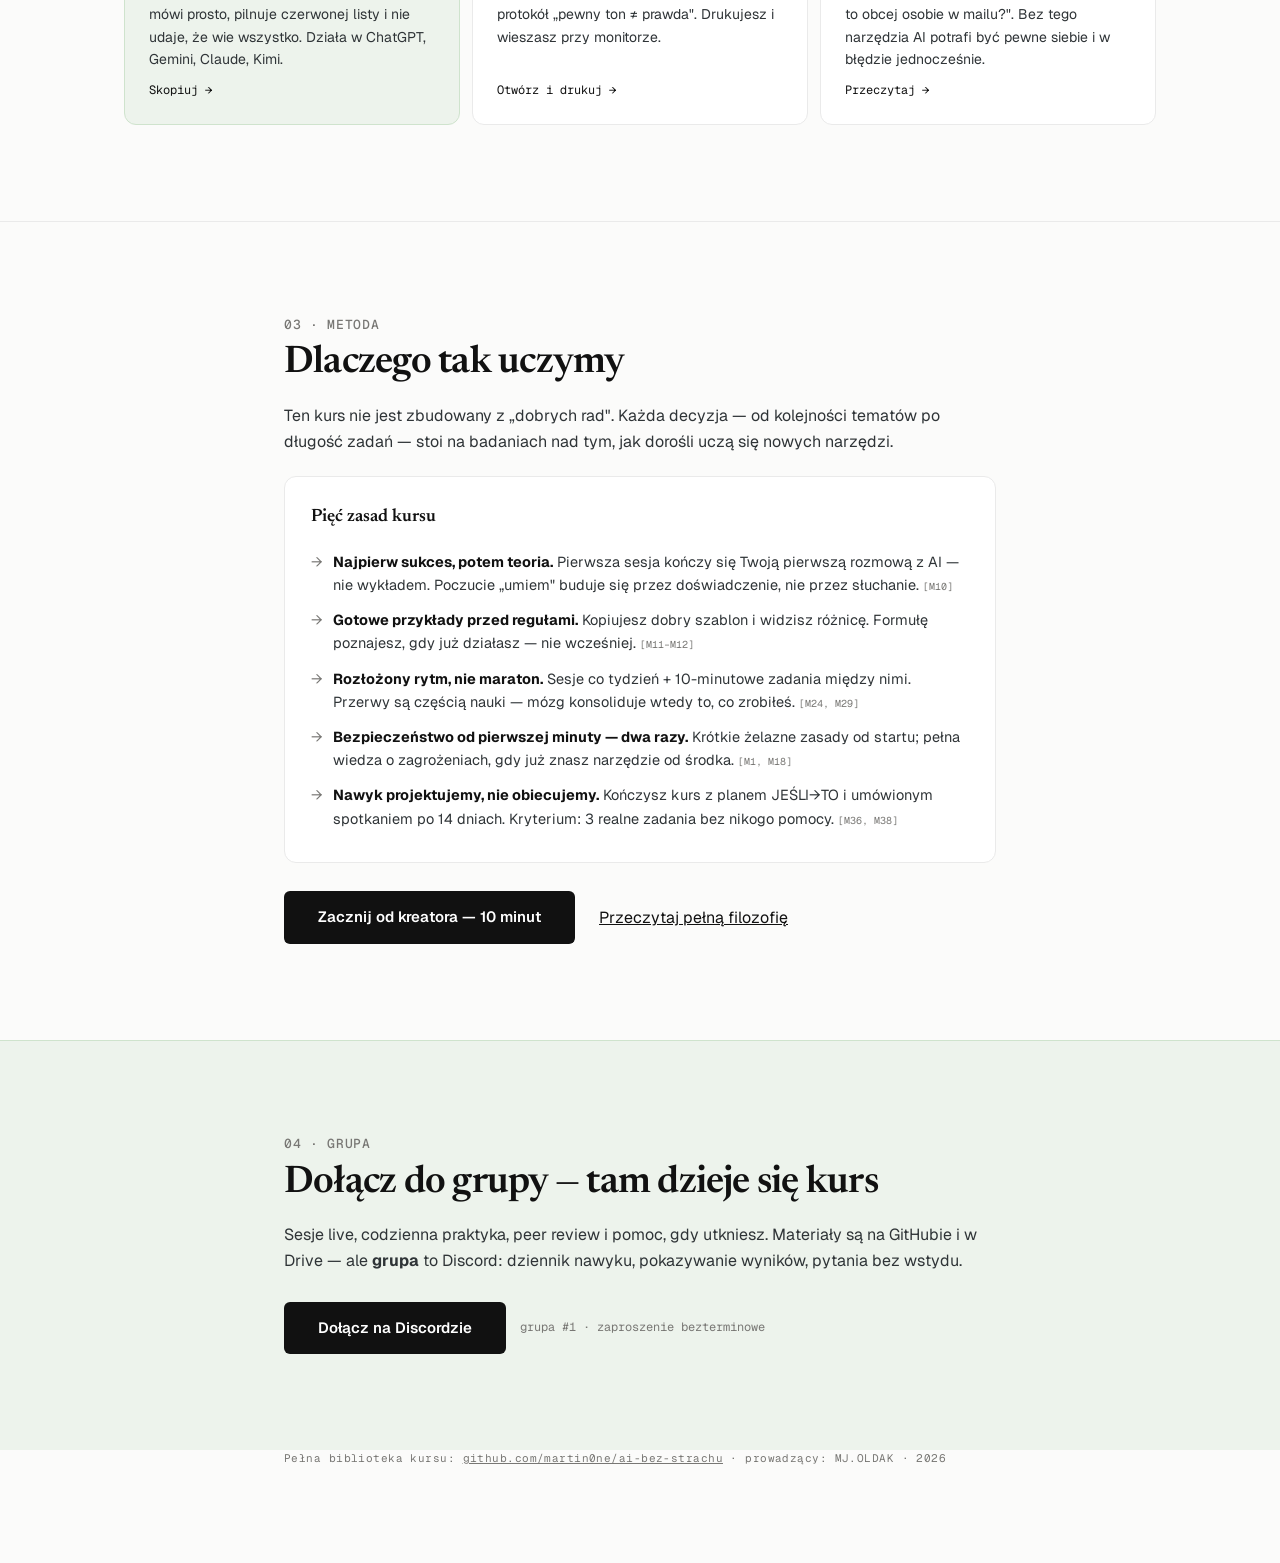
<file: strona/twoj-pierwszy-tydzien.html>
<!DOCTYPE html>
<html lang="pl">
<head>
<meta charset="UTF-8">
<meta name="viewport" content="width=device-width, initial-scale=1.0">
<title>AI bez strachu — Twój pierwszy tydzień</title>
<link rel="preconnect" href="https://fonts.googleapis.com">
<link rel="preconnect" href="https://fonts.gstatic.com" crossorigin>
<link href="https://fonts.googleapis.com/css2?family=Newsreader:opsz,wght@6..72,500;6..72,600&family=Geist:wght@400;500;600;700&family=Geist+Mono:wght@400;500&display=swap" rel="stylesheet">
<style>
  :root {
    --ink: #2f3437; --ink-strong: #111111; --muted: #787774;
    --canvas: #fbfbfa; --card: #f9f9f8; --white: #ffffff; --line: #eaeaea;
    --accent: #9f2f2d; --accent-soft: #fdebec;
    --green-ink: #346538; --green-soft: #edf3ec;
    --blue-ink: #1f6c9f; --blue-soft: #e1f3fe;
    --sans: 'Geist', 'Helvetica Neue', -apple-system, system-ui, sans-serif;
    --serif: 'Newsreader', Georgia, serif;
    --mono: 'Geist Mono', 'SF Mono', Menlo, monospace;
  }
  * { box-sizing: border-box; margin: 0; padding: 0; }
  html { scroll-behavior: smooth; }
  body {
    font-family: var(--sans); background: var(--canvas); color: var(--ink);
    line-height: 1.6; font-size: 16px; -webkit-font-smoothing: antialiased;
  }
  nav {
    position: sticky; top: 0; z-index: 20;
    background: rgba(251,251,250,.92); backdrop-filter: blur(8px);
    border-bottom: 1px solid var(--line);
  }
  .nav-inner { max-width: 1080px; margin: 0 auto; padding: 14px 24px; display: flex; align-items: center; justify-content: space-between; gap: 24px; }
  .brand { font-family: var(--mono); font-size: 12px; letter-spacing: .06em; text-transform: uppercase; color: var(--ink-strong); text-decoration: none; }
  .nav-links { display: flex; gap: 22px; }
  .nav-links a { color: var(--muted); text-decoration: none; font-size: 14px; transition: color .15s; }
  .nav-links a:hover { color: var(--ink-strong); }

  .hero { max-width: 760px; margin: 0 auto; padding: 110px 24px 90px; }
  .kicker { font-family: var(--mono); font-size: 12px; letter-spacing: .06em; text-transform: uppercase; color: var(--muted); margin-bottom: 20px; display: block; }
  h1 { font-family: var(--serif); font-weight: 600; font-size: clamp(34px, 5.4vw, 56px); line-height: 1.08; letter-spacing: -0.022em; color: var(--ink-strong); text-wrap: balance; }
  .hero .lead { margin-top: 24px; font-size: 18px; color: var(--ink); max-width: 60ch; }
  .hero .sub { margin-top: 12px; font-size: 15px; color: var(--muted); max-width: 62ch; }

  section { border-top: 1px solid var(--line); padding: 96px 0; }
  .wrap { max-width: 760px; margin: 0 auto; padding: 0 24px; }
  h2 { font-family: var(--serif); font-weight: 600; font-size: clamp(28px, 4vw, 38px); letter-spacing: -0.02em; line-height: 1.12; color: var(--ink-strong); margin-bottom: 18px; }
  h2 .num { font-family: var(--mono); font-size: 13px; font-weight: 500; letter-spacing: .05em; color: var(--muted); display: block; margin-bottom: 10px; }
  .prose p { max-width: 66ch; margin-bottom: 14px; }
  .prose .muted { color: var(--muted); font-size: 14px; }

  .days { display: grid; grid-template-columns: repeat(3, 1fr); gap: 12px; max-width: 1080px; margin: 0 auto; padding: 0 24px; }
  .day { background: var(--white); border: 1px solid var(--line); border-radius: 12px; padding: 22px; transition: border-color .2s, box-shadow .2s, transform .2s; }
  .day:hover { border-color: #d8d8d6; box-shadow: 0 2px 8px rgba(0,0,0,.04); transform: translateY(-1px); }
  .day .dn { font-family: var(--mono); font-size: 11px; letter-spacing: .05em; color: var(--muted); text-transform: uppercase; display: block; margin-bottom: 10px; }
  .day h3 { font-family: var(--serif); font-size: 19px; font-weight: 600; color: var(--ink-strong); margin-bottom: 8px; }
  .day p { font-size: 14px; color: var(--ink); }
  .day .min { font-family: var(--mono); font-size: 10.5px; color: var(--muted); margin-top: 12px; display: block; }

  .tools { display: grid; grid-template-columns: repeat(3, 1fr); gap: 12px; max-width: 1080px; margin: 0 auto; padding: 0 24px; }
  .tool { background: var(--white); border: 1px solid var(--line); border-radius: 12px; padding: 24px; display: flex; flex-direction: column; gap: 10px; text-decoration: none; transition: border-color .2s, box-shadow .2s, transform .2s; }
  .tool:hover { border-color: #d8d8d6; box-shadow: 0 2px 8px rgba(0,0,0,.04); transform: translateY(-1px); }
  .tool .tn { font-family: var(--mono); font-size: 10.5px; letter-spacing: .05em; text-transform: uppercase; color: var(--muted); }
  .tool h3 { font-family: var(--serif); font-size: 20px; font-weight: 600; color: var(--ink-strong); }
  .tool p { font-size: 14px; color: var(--ink); flex: 1; }
  .tool .go { font-family: var(--mono); font-size: 12px; color: var(--ink-strong); }
  .tool.green { background: var(--green-soft); border-color: #cfe3cd; }
  .tool.green h3 { color: var(--green-ink); }

  .why { background: var(--white); border: 1px solid var(--line); border-radius: 12px; padding: 26px; margin-top: 22px; }
  .why h3 { font-family: var(--serif); font-size: 18px; font-weight: 600; color: var(--ink-strong); margin-bottom: 12px; }
  .why ul { list-style: none; }
  .why li { padding: 6px 0 6px 22px; position: relative; font-size: 14.5px; max-width: 66ch; }
  .why li::before { content: "→"; position: absolute; left: 0; color: var(--muted); }
  .why li b { color: var(--ink-strong); }
  .why .src { font-family: var(--mono); font-size: 10px; color: var(--muted); }

  .cta-row { display: flex; gap: 14px; flex-wrap: wrap; margin-top: 28px; }
  .btn { display: inline-block; background: var(--ink-strong); color: #fff; padding: 14px 34px; border-radius: 6px; text-decoration: none; font-size: 15px; font-weight: 600; transition: background .15s, transform .1s; }
  .btn:hover { background: #333; }
  .btn:active { transform: scale(0.98); }
  .btn-ghost { background: transparent; color: var(--ink-strong); padding: 14px 10px; }
  .btn-ghost:hover { background: transparent; text-decoration: underline; }

  .repo-note { max-width: 760px; margin: 0 auto; padding: 0 24px 96px; font-family: var(--mono); font-size: 11px; letter-spacing: .04em; color: var(--muted); }
  .repo-note a { color: var(--muted); }

  @media (max-width: 900px) { .days, .tools { grid-template-columns: 1fr 1fr; } }
  @media (max-width: 620px) { .days, .tools { grid-template-columns: 1fr; } .nav-links { display: none; } }
  @media print { nav, .no-print { display: none; } }
</style>
</head>
<body>

<nav>
  <div class="nav-inner">
    <a class="brand" href="#">AI bez strachu</a>
    <div class="nav-links">
      <a href="#tydzien">Pierwszy tydzień</a>
      <a href="#narzedzia">Narzędzia</a>
      <a href="#dlaczego">Dlaczego tak uczymy</a>
    </div>
  </div>
</nav>

<header class="hero">
  <span class="kicker">Kurs dla osób 40+ · sesja 1 zbliża się</span>
  <h1>Zanim wchodzisz na sesję — zacznij już dziś. Spokojnie, po swojemu.</h1>
  <p class="lead">Trzy dni na luzie: jedno przeczytanie, jedna decyzja, jedno pytanie do AI. Wchodzisz na sesję 1 z gotowym kontem i pierwszą rozmową za sobą — a nie od zera.</p>
  <p class="sub">Bez instalowania, bez płacenia, bez „trzeba się nauczyć". Każdy krok poniżej to 5–15 minut.</p>
</header>

<section id="tydzien">
  <div class="wrap">
    <h2><span class="num">01 · ZANIM SESJA</span>Trzy dni, które robią różnicę</h2>
    <div class="prose">
      <p>Pierwsza sesja live jest lepsza, gdy konto już działa i nikt nie traci czasu na „gdzie klikam". Dlatego zamiast checklisty sprzętu — trzy małe kroki.</p>
    </div>
  </div>
  <div class="days">
    <div class="day">
      <span class="dn">Dzień −3</span>
      <h3>Przeczytaj, czym AI jest (i czym nie jest)</h3>
      <p>Jedna strona, 10 minut. Najważniejsza myśl: AI to bardzo zaawansowana podpowiedź następnego fragmentu — nie wie, nie sprawdza, ale dobrze układa.</p>
      <span class="min">10 minut · czytanie</span>
    </div>
    <div class="day">
      <span class="dn">Dzień −1</span>
      <h3>Załóż konto i wyślij pierwsze pytanie</h3>
      <p>Kreator poprowadzi Cię za rękę: wybór asystenta, konto, pierwsze pytanie z listy. Kończysz z własną pierwszą odpowiedzią od AI.</p>
      <span class="min">10–15 minut · kreator poniżej</span>
    </div>
    <div class="day">
      <span class="dn">Dzień 0</span>
      <h3>Wchodzisz na sesję</h3>
      <p>Masz konto i pierwszą rozmowę za sobą. Na sesji: co AI jest i czym nie jest, pierwsze zadania, halucynacje na żywo, ściąga do druku.</p>
      <span class="min">90 minut · live</span>
    </div>
  </div>
</section>

<section id="narzedzia">
  <div class="wrap">
    <h2><span class="num">02 · NARZĘDZIA</span>Zabierz je ze sobą</h2>
    <div class="prose">
      <p>Te trzy rzeczy działają po kursie — w Twoim domu, na Twoim komputerze, w Twoim asystencie. Repo z biblioteką: <a href="https://github.com/martin0ne/ai-bez-strachu" style="color:var(--muted);">github.com/martin0ne/ai-bez-strachu</a></p>
    </div>
  </div>
  <div class="tools">
    <a class="tool green" href="/tmp/ai-bez-strachu/40-plus/asystent-instrukcja.md">
      <span class="tn">Plik do skopiowania</span>
      <h3>Instrukcja dla Twojego asystenta</h3>
      <p>Wklejasz ją na początku rozmowy z dowolnym AI — i od tej chwili asystent mówi prosto, pilnuje czerwonej listy i nie udaje, że wie wszystko. Działa w ChatGPT, Gemini, Claude, Kimi.</p>
      <span class="go">Skopiuj →</span>
    </a>
    <a class="tool" href="sciaga-A4/index.html">
      <span class="tn">Do druku · 2 strony A4</span>
      <h3>Ściągawka</h3>
      <p>Formuła KIM → CO → FORMA, cztery szablony, czerwona lista, plan JEŚLI→TO i protokół „pewny ton ≠ prawda". Drukujesz i wieszasz przy monitorze.</p>
      <span class="go">Otwórz i drukuj →</span>
    </a>
    <a class="tool" href="wspolne/3-check-weryfikacja.md">
      <span class="tn">Protokół · na każdą ważną sprawę</span>
      <h3>Jak sprawdzić wynik AI</h3>
      <p>Trzy szybkie checki: źródło, liczby i daty, logika. Zasada jednego zdania: „wkleiłbym to obcej osobie w mailu?". Bez tego narzędzia AI potrafi być pewne siebie i w błędzie jednocześnie.</p>
      <span class="go">Przeczytaj →</span>
    </a>
  </div>
</section>

<section id="dlaczego">
  <div class="wrap">
    <h2><span class="num">03 · METODA</span>Dlaczego tak uczymy</h2>
    <div class="prose">
      <p>Ten kurs nie jest zbudowany z „dobrych rad". Każda decyzja — od kolejności tematów po długość zadań — stoi na badaniach nad tym, jak dorośli uczą się nowych narzędzi.</p>
    </div>
    <div class="why">
      <h3>Pięć zasad kursu</h3>
      <ul>
        <li><b>Najpierw sukces, potem teoria.</b> Pierwsza sesja kończy się Twoją pierwszą rozmową z AI — nie wykładem. Poczucie „umiem" buduje się przez doświadczenie, nie przez słuchanie. <span class="src">[M10]</span></li>
        <li><b>Gotowe przykłady przed regułami.</b> Kopiujesz dobry szablon i widzisz różnicę. Formułę poznajesz, gdy już działasz — nie wcześniej. <span class="src">[M11–M12]</span></li>
        <li><b>Rozłożony rytm, nie maraton.</b> Sesje co tydzień + 10-minutowe zadania między nimi. Przerwy są częścią nauki — mózg konsoliduje wtedy to, co zrobiłeś. <span class="src">[M24, M29]</span></li>
        <li><b>Bezpieczeństwo od pierwszej minuty — dwa razy.</b> Krótkie żelazne zasady od startu; pełna wiedza o zagrożeniach, gdy już znasz narzędzie od środka. <span class="src">[M1, M18]</span></li>
        <li><b>Nawyk projektujemy, nie obiecujemy.</b> Kończysz kurs z planem JEŚLI→TO i umówionym spotkaniem po 14 dniach. Kryterium: 3 realne zadania bez nikogo pomocy. <span class="src">[M36, M38]</span></li>
      </ul>
    </div>
    <div class="cta-row">
      <a class="btn" href="nauka-interaktywna.html">Zacznij od kreatora — 10 minut</a>
      <a class="btn-ghost" href="FILOZOFIA-EDUKACJI.md">Przeczytaj pełną filozofię</a>
    </div>
  </div>
</section>


<section id="grupa" style="background: var(--green-soft); border-top: 1px solid #cfe3cd;">
  <div class="wrap">
    <h2><span class="num">04 · GRUPA</span>Dołącz do grupy — tam dzieje się kurs</h2>
    <div class="prose">
      <p>Sesje live, codzienna praktyka, peer review i pomoc, gdy utkniesz. Materiały są na GitHubie i w Drive — ale <b>grupa</b> to Discord: dziennik nawyku, pokazywanie wyników, pytania bez wstydu.</p>
    </div>
    <div class="cta-row">
      <a class="btn" href="https://discord.gg/5Zcg3G2rMY" target="_blank" rel="noopener">Dołącz na Discordzie</a>
      <span style="font-family:var(--mono);font-size:12px;color:var(--muted);align-self:center;">grupa #1 · zaproszenie bezterminowe</span>
    </div>
  </div>
</section>
<div class="repo-note">
  Pełna biblioteka kursu: <a href="https://github.com/martin0ne/ai-bez-strachu">github.com/martin0ne/ai-bez-strachu</a> · prowadzący: MJ.OLDAK · 2026
</div>

</body>
</html>
</file>
<file: 40-plus/sciaga-A4/assets/design-system.css>
/* ============================================================
   DESIGN SYSTEM — AI bez strachu
   Źródło prawdy tokenów. Ładować PO stylach strony (nadpisuje).
   Baza: DR "Przewodnik Anty-AI" (research/dr-report-design.md)
   + taste-skill minimalist-skill + redesign-skill.
   Odbiorca: 40+, editorial minimalism, warm neutrals.
   ============================================================ */

/* ---------- 1. KOLORY — OKLCH, hue ~70 (warm) ----------
   Percepcyjnie jednolita przestrzeń: jasność L wygląda tak samo
   jasno niezależnie od odcienia. Fallbacki hex dla starszych
   przeglądarek (deklaracja wcześniejsza). */
:root {
  /* powierzchnie */
  --canvas: #fbfbfa;
  --canvas: oklch(0.98 0.005 70);
  --card: #f9f9f8;
  --card: oklch(0.972 0.004 70);
  --white: #ffffff;
  --white: oklch(1 0.002 70);
  --line: #eaeaea;
  --line: oklch(0.925 0.005 70);

  /* tekst — złamana grafitowa czerń (nie #000; APCA Lc ~90 na canvas) */
  --ink: #2f3437;
  --ink: oklch(0.27 0.012 220);
  --ink-strong: #111111;
  --ink-strong: oklch(0.18 0.01 220);
  --muted: #787774;
  --muted: oklch(0.55 0.008 70);

  /* akcenty — pastele, TYLKO semantycznie, chroma niska */
  --accent: #9f2f2d;          /* pale red text — błędy/czerwona lista */
  --accent: oklch(0.45 0.12 25);
  --accent-soft: #fdebec;
  --accent-soft: oklch(0.96 0.02 25);
  --green-ink: #346538;
  --green-ink: oklch(0.45 0.09 145);
  --green-soft: #edf3ec;
  --green-soft: oklch(0.955 0.02 145);
  --blue-ink: #1f6c9f;
  --blue-ink: oklch(0.5 0.09 240);
  --blue-soft: #e1f3fe;
  --blue-soft: oklch(0.96 0.02 240);

  /* ---------- 2. TYPOGRAFIA ----------
     Floor 16px (DIN 1450 / W3C dla 40+), interlinia 1.55-1.65 body,
     1.05-1.2 nagłówki, tracking ujemny dla display, dodatni dla caps. */
  --sans: 'Geist', 'Helvetica Neue', -apple-system, system-ui, sans-serif;
  --serif: 'Newsreader', Georgia, serif;
  --mono: 'Geist Mono', 'SF Mono', Menlo, monospace;

  --text-body: clamp(1rem, 0.95rem + 0.23vw, 1.125rem); /* 16→18px floor */
  --text-lead: clamp(1.0625rem, 1rem + 0.3vw, 1.1875rem);
  --lh-body: 1.62;
  --lh-heading: 1.08;
  --tracking-display: -0.025em;
  --tracking-caps: 0.06em;   /* all-caps labele — rozluźnienie */

  /* szwajcarskie features: czytelne 'l' (cv05), tabularne cyfry (tnum) */
  --font-swiss: 'cv05' 1, 'ss01' 1, 'liga' 1, 'calt' 1;

  /* ---------- 3. MOTION — snappy, 150-250ms, bez liniowych ----------
     Krzywe wg praktyki E. Kowalskiego (design-motion-principles). */
  --ease-snappy: cubic-bezier(0.23, 1, 0.32, 1);
  --ease-drawer: cubic-bezier(0.32, 0.72, 0, 1);
  --dur-micro: 150ms;
  --dur-macro: 250ms;
  --dur-enter: 500ms;

  /* ---------- 4. PRZESTRZEŃ ----------
     Prawo bliskości (Krehel): inter-group ≥ 2× intra-group. */
  --gap-intra: 12px;         /* elementy w grupie */
  --gap-inter: 96px;         /* sekcje (desktop; mobile 64px) */
  --measure: 66ch;           /* max szerokość czytania */
}

/* ---------- 5. GLOBALNE NADPISANIA CZYTELNOŚCI ---------- */
body {
  font-size: var(--text-body);
  line-height: var(--lh-body);
  font-feature-settings: var(--font-swiss);
}
p, li, dd, figcaption {
  max-width: var(--measure);
}
h1, h2, h3 {
  line-height: var(--lh-heading);
  letter-spacing: var(--tracking-display);
  text-wrap: balance;
}

/* cyfry w metrykach nie skaczą szerokością */
.metric, .stat-card .metric, .step-count, kbd {
  font-variant-numeric: tabular-nums;
}

/* ---------- 6. FOCUS + SELEKCJA (brak focus ringa = fingerprint) */
:focus-visible {
  outline: 2px solid var(--ink-strong);
  outline-offset: 2px;
  border-radius: 4px;
}
::selection {
  background: var(--ink-strong);
  color: var(--canvas);
}

/* ---------- 7. TOUCH TARGETS — min 44×44px dla 40+ ---------- */
.back, .cta, .btn, .quiz-opt, .redrow, .choice {
  min-height: 44px;
}

/* ---------- 8. REDUCED MOTION — etyka + vertigo A11y ---------- */
@media (prefers-reduced-motion: reduce) {
  *, *::before, *::after {
    animation-duration: 0.01ms !important;
    animation-iteration-count: 1 !important;
    transition-duration: 0.01ms !important;
    scroll-behavior: auto !important;
  }
}

/* ---------- 9. FILM GRAIN — feTurbulence, sub-percepcyjny ----------
   Overlay: opacity 0.06 (jasny motyw), pointer-events none. */
.texture-overlay {
  position: fixed;
  inset: 0;
  pointer-events: none;
  z-index: 9999;
  opacity: 0.055;
  filter: url(#editorialGrain);
}

/* ---------- 10. MIKROINTERAKCJE — domyślne dla przycisków ---------- */
.btn, .cta, .chip, .choice, .quiz-opt, .redrow, .back {
  transition:
    background-color var(--dur-micro) var(--ease-snappy),
    border-color var(--dur-micro) var(--ease-snappy),
    box-shadow var(--dur-micro) var(--ease-snappy),
    transform var(--dur-micro) var(--ease-snappy);
}
.btn:active, .cta:active, .chip:active, .back:active {
  transform: scale(0.97);
}
.choice:active, .quiz-opt:active, .redrow:active {
  transform: scale(0.99);
}

/* ---------- 11. ENTRY ANIMACJE — sprężyste, nie "fade-up 800ms" ---------- */
.screen-wrap.active, .appear {
  animation: enter var(--dur-enter) var(--ease-snappy);
}
@keyframes enter {
  from { opacity: 0; transform: translateY(10px); }
  to   { opacity: 1; transform: none; }
}

/* ---------- 12. RESPONSYWNE PRÓŻNIE ----------
   Makro-odstępy sekcji: 96-160px desktop / 64px mobile. */
@media (min-width: 901px) {
  section { padding-top: var(--gap-inter); padding-bottom: var(--gap-inter); }
}
@media (max-width: 900px) {
  :root { --gap-inter: 64px; }
}

/* ---------- PRINT (ściągawki) ---------- */
@media print {
  .texture-overlay, .topbar, .actions, nav { display: none !important; }
  body { background: #fff; }
}
</file>
<file: strona/assets/design-system.css>
/* ============================================================
   DESIGN SYSTEM — AI bez strachu
   Źródło prawdy tokenów. Ładować PO stylach strony (nadpisuje).
   Baza: DR "Przewodnik Anty-AI" (research/dr-report-design.md)
   + taste-skill minimalist-skill + redesign-skill.
   Odbiorca: 40+, editorial minimalism, warm neutrals.
   ============================================================ */

/* ---------- 1. KOLORY — OKLCH, hue ~70 (warm) ----------
   Percepcyjnie jednolita przestrzeń: jasność L wygląda tak samo
   jasno niezależnie od odcienia. Fallbacki hex dla starszych
   przeglądarek (deklaracja wcześniejsza). */
:root {
  /* powierzchnie */
  --canvas: #fbfbfa;
  --canvas: oklch(0.98 0.005 70);
  --card: #f9f9f8;
  --card: oklch(0.972 0.004 70);
  --white: #ffffff;
  --white: oklch(1 0.002 70);
  --line: #eaeaea;
  --line: oklch(0.925 0.005 70);

  /* tekst — złamana grafitowa czerń (nie #000; APCA Lc ~90 na canvas) */
  --ink: #2f3437;
  --ink: oklch(0.27 0.012 220);
  --ink-strong: #111111;
  --ink-strong: oklch(0.18 0.01 220);
  --muted: #787774;
  --muted: oklch(0.55 0.008 70);

  /* akcenty — pastele, TYLKO semantycznie, chroma niska */
  --accent: #9f2f2d;          /* pale red text — błędy/czerwona lista */
  --accent: oklch(0.45 0.12 25);
  --accent-soft: #fdebec;
  --accent-soft: oklch(0.96 0.02 25);
  --green-ink: #346538;
  --green-ink: oklch(0.45 0.09 145);
  --green-soft: #edf3ec;
  --green-soft: oklch(0.955 0.02 145);
  --blue-ink: #1f6c9f;
  --blue-ink: oklch(0.5 0.09 240);
  --blue-soft: #e1f3fe;
  --blue-soft: oklch(0.96 0.02 240);

  /* ---------- 2. TYPOGRAFIA ----------
     Floor 16px (DIN 1450 / W3C dla 40+), interlinia 1.55-1.65 body,
     1.05-1.2 nagłówki, tracking ujemny dla display, dodatni dla caps. */
  --sans: 'Geist', 'Helvetica Neue', -apple-system, system-ui, sans-serif;
  --serif: 'Newsreader', Georgia, serif;
  --mono: 'Geist Mono', 'SF Mono', Menlo, monospace;

  --text-body: clamp(1rem, 0.95rem + 0.23vw, 1.125rem); /* 16→18px floor */
  --text-lead: clamp(1.0625rem, 1rem + 0.3vw, 1.1875rem);
  --lh-body: 1.62;
  --lh-heading: 1.08;
  --tracking-display: -0.025em;
  --tracking-caps: 0.06em;   /* all-caps labele — rozluźnienie */

  /* szwajcarskie features: czytelne 'l' (cv05), tabularne cyfry (tnum) */
  --font-swiss: 'cv05' 1, 'ss01' 1, 'liga' 1, 'calt' 1;

  /* ---------- 3. MOTION — snappy, 150-250ms, bez liniowych ----------
     Krzywe wg praktyki E. Kowalskiego (design-motion-principles). */
  --ease-snappy: cubic-bezier(0.23, 1, 0.32, 1);
  --ease-drawer: cubic-bezier(0.32, 0.72, 0, 1);
  --dur-micro: 150ms;
  --dur-macro: 250ms;
  --dur-enter: 500ms;

  /* ---------- 4. PRZESTRZEŃ ----------
     Prawo bliskości (Krehel): inter-group ≥ 2× intra-group. */
  --gap-intra: 12px;         /* elementy w grupie */
  --gap-inter: 96px;         /* sekcje (desktop; mobile 64px) */
  --measure: 66ch;           /* max szerokość czytania */
}

/* ---------- 5. GLOBALNE NADPISANIA CZYTELNOŚCI ---------- */
body {
  font-size: var(--text-body);
  line-height: var(--lh-body);
  font-feature-settings: var(--font-swiss);
}
p, li, dd, figcaption {
  max-width: var(--measure);
}
h1, h2, h3 {
  line-height: var(--lh-heading);
  letter-spacing: var(--tracking-display);
  text-wrap: balance;
}

/* cyfry w metrykach nie skaczą szerokością */
.metric, .stat-card .metric, .step-count, kbd {
  font-variant-numeric: tabular-nums;
}

/* ---------- 6. FOCUS + SELEKCJA (brak focus ringa = fingerprint) */
:focus-visible {
  outline: 2px solid var(--ink-strong);
  outline-offset: 2px;
  border-radius: 4px;
}
::selection {
  background: var(--ink-strong);
  color: var(--canvas);
}

/* ---------- 7. TOUCH TARGETS — min 44×44px dla 40+ ---------- */
.back, .cta, .btn, .quiz-opt, .redrow, .choice {
  min-height: 44px;
}

/* ---------- 8. REDUCED MOTION — etyka + vertigo A11y ---------- */
@media (prefers-reduced-motion: reduce) {
  *, *::before, *::after {
    animation-duration: 0.01ms !important;
    animation-iteration-count: 1 !important;
    transition-duration: 0.01ms !important;
    scroll-behavior: auto !important;
  }
}

/* ---------- 9. FILM GRAIN — feTurbulence, sub-percepcyjny ----------
   Overlay: opacity 0.06 (jasny motyw), pointer-events none. */
.texture-overlay {
  position: fixed;
  inset: 0;
  pointer-events: none;
  z-index: 9999;
  opacity: 0.055;
  filter: url(#editorialGrain);
}

/* ---------- 10. MIKROINTERAKCJE — domyślne dla przycisków ---------- */
.btn, .cta, .chip, .choice, .quiz-opt, .redrow, .back {
  transition:
    background-color var(--dur-micro) var(--ease-snappy),
    border-color var(--dur-micro) var(--ease-snappy),
    box-shadow var(--dur-micro) var(--ease-snappy),
    transform var(--dur-micro) var(--ease-snappy);
}
.btn:active, .cta:active, .chip:active, .back:active {
  transform: scale(0.97);
}
.choice:active, .quiz-opt:active, .redrow:active {
  transform: scale(0.99);
}

/* ---------- 11. ENTRY ANIMACJE — sprężyste, nie "fade-up 800ms" ---------- */
.screen-wrap.active, .appear {
  animation: enter var(--dur-enter) var(--ease-snappy);
}
@keyframes enter {
  from { opacity: 0; transform: translateY(10px); }
  to   { opacity: 1; transform: none; }
}

/* ---------- 12. RESPONSYWNE PRÓŻNIE ----------
   Makro-odstępy sekcji: 96-160px desktop / 64px mobile. */
@media (min-width: 901px) {
  section { padding-top: var(--gap-inter); padding-bottom: var(--gap-inter); }
}
@media (max-width: 900px) {
  :root { --gap-inter: 64px; }
}

/* ---------- PRINT (ściągawki) ---------- */
@media print {
  .texture-overlay, .topbar, .actions, nav { display: none !important; }
  body { background: #fff; }
}
</file>
